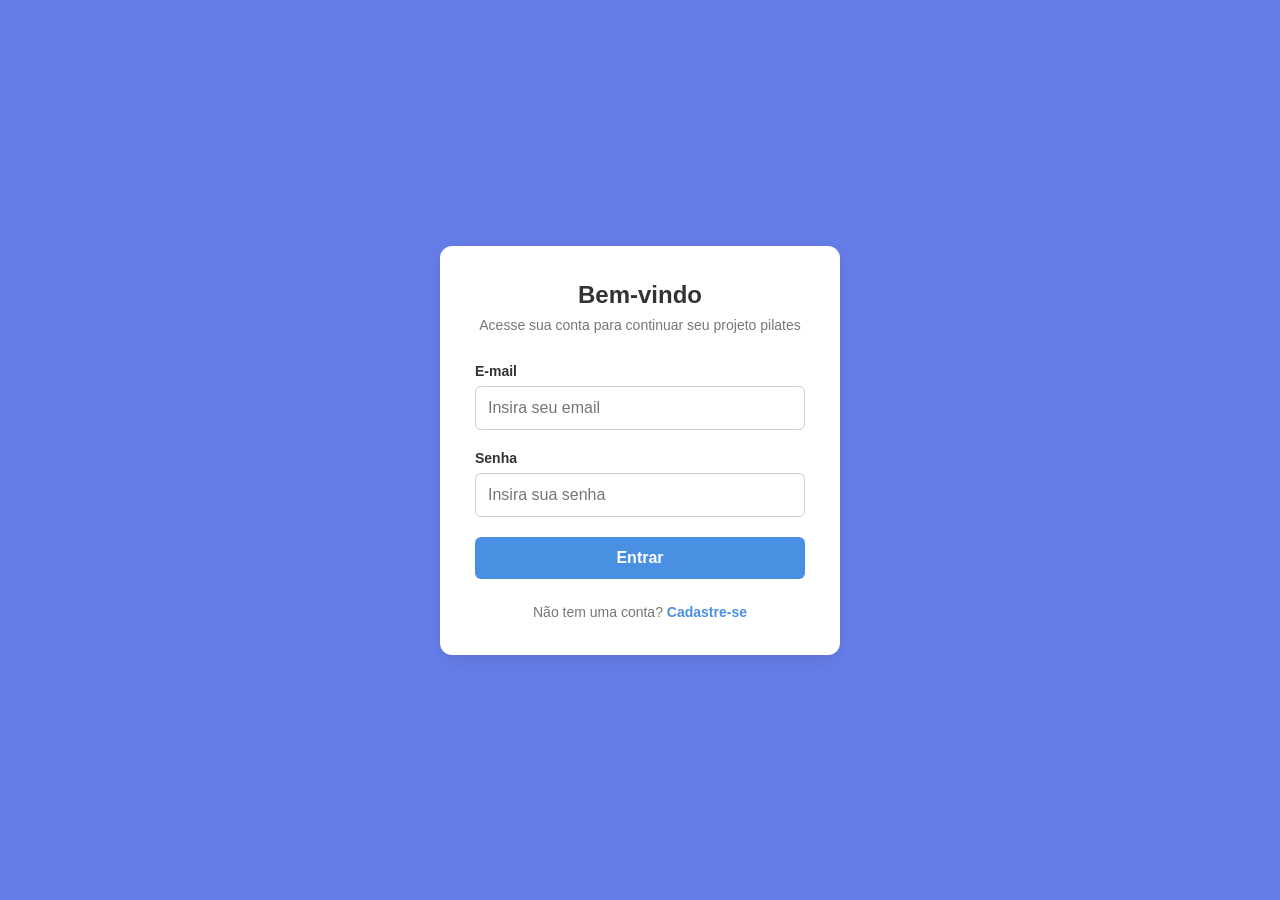
<file: index.html>
<!DOCTYPE html>
<html lang="pt-BR">
<head>
  <meta charset="UTF-8">
  <meta name="viewport" content="width=device-width, initial-scale=1.0, viewport-fit=cover">
  <meta name="theme-color" content="#fbf7f1">
  <title>Pilates para idosos - Início</title>
  <link rel="stylesheet" href="css/style.css">
</head>
<body>

  <section class="splash" id="splash-apresentacao" aria-label="Apresentação do aplicativo">
    <div class="splash-caixa">
      <header class="splash-marca">
        <small>PROJETO</small>
        <h1>Pilates para idosos</h1>
      </header>

      <img
        class="splash-imagem"
        src="assets/pilates-para-idosos.jpg"
        alt="Mulher idosa sentada em uma mesa usando um celular"
        id="imagem-capa"
      >

      <h2 class="splash-titulo">Sua saúde é o nosso compromisso.</h2>

      <p class="splash-descricao">
        O pilates é uma prática segura e de baixo impacto focada em manter a força,
         a mobilidade e a autonomia na terceira idade!
      </p>

      <button class="botao-primario" id="botao-ir-login" type="button">
        ♢ Continuar
      </button>

      <p class="splash-rodape">
        Linguagem simples, sem complicação e 100% seguro.
      </p>
    </div>
  </section>

  <main class="app-shell" id="pagina-inicio">
    <div class="app-conteudo">

      <header class="boas-vindas" id="cabecalho-inicio">
        <div>
          <p class="texto-suave" id="saudacao-usuario">Olá, querido usuário(a)</p>
          <h1>Seu aplicativo está ativo</h1>
        </div>
        <div style="display:flex;flex-direction:column;align-items:center;gap:6px;">
          <span class="icone-circular" aria-hidden="true">♢</span>
          <a href="#" class="texto-suave" id="botao-sair" style="font-size:.75rem;text-decoration:underline;">Sair</a>
        </div>
      </header>

      <hr class="divisor">

      <section aria-labelledby="titulo-acoes">
        <h2 id="titulo-acoes">O que deseja fazer agora?</h2>

        <div class="acoes-home">
          <a class="acao-home" id="atalho-analisar" href="analise.html">
            <article class="cartao">
              <span class="icone-circular">▣</span>
              <div>
                <h3>Analisar sua saúde</h3>
                <p>Escreva o que você sente no dia a dia.</p>
              </div>
            </article>
          </a>

          <a class="acao-home" id="atalho-verificar" href="verificar.html">
            <article class="cartao">
              <span class="icone-circular">♧</span>
              <div>
                <h3>Verificar condição física</h3>
                <p>Responda a perguntas rápidas sobre seu condicionamento físico.</p>
              </div>
            </article>
          </a>
        </div>
      </section>

      <section aria-labelledby="titulo-historias">
        <h2 id="titulo-historias">Problemas comuns da terceira idade</h2>

        <div class="historias">
          <article class="historia-card" id="historia-dor-articulacoes">
            <h3>Dor nas articulações</h3>
            <p>Sente dor nas articulações, mesmo sem desempenhar esforço significativo.</p>
          </article>

          <article class="historia-card" id="historia-falta-disposicao">
            <h3>Falta de disposição</h3>
            <p>Não sente vontade ou tem disposição para atividades do dia a dia.</p>
          </article>
        </div>
      </section>
    </div>

    
<nav class="navegacao-inferior" aria-label="Navegação principal">
  <a class="link-navegacao ativo" href="index.html" id="nav-inicio">
    <span class="icone-nav">🏠</span>
    <span>Início</span>
  </a>
  <a class="link-navegacao " href="analise.html" id="nav-analise">
    <span class="icone-nav">🔍</span>
    <span>Análise</span>
  </a>
  <a class="link-navegacao " href="verificar.html" id="nav-verificar">
    <span class="icone-nav">✅</span>
    <span>Verificação</span>
  </a>
  <a class="link-navegacao " href="ajuda.html" id="nav-ajuda">
    <span class="icone-nav">🆘</span>
    <span>Ajuda</span>
  </a>
</nav>

  </main>

  <script src="js/auth.js"></script>
  <script src="js/script.js"></script>
</body>
</html>
</file>
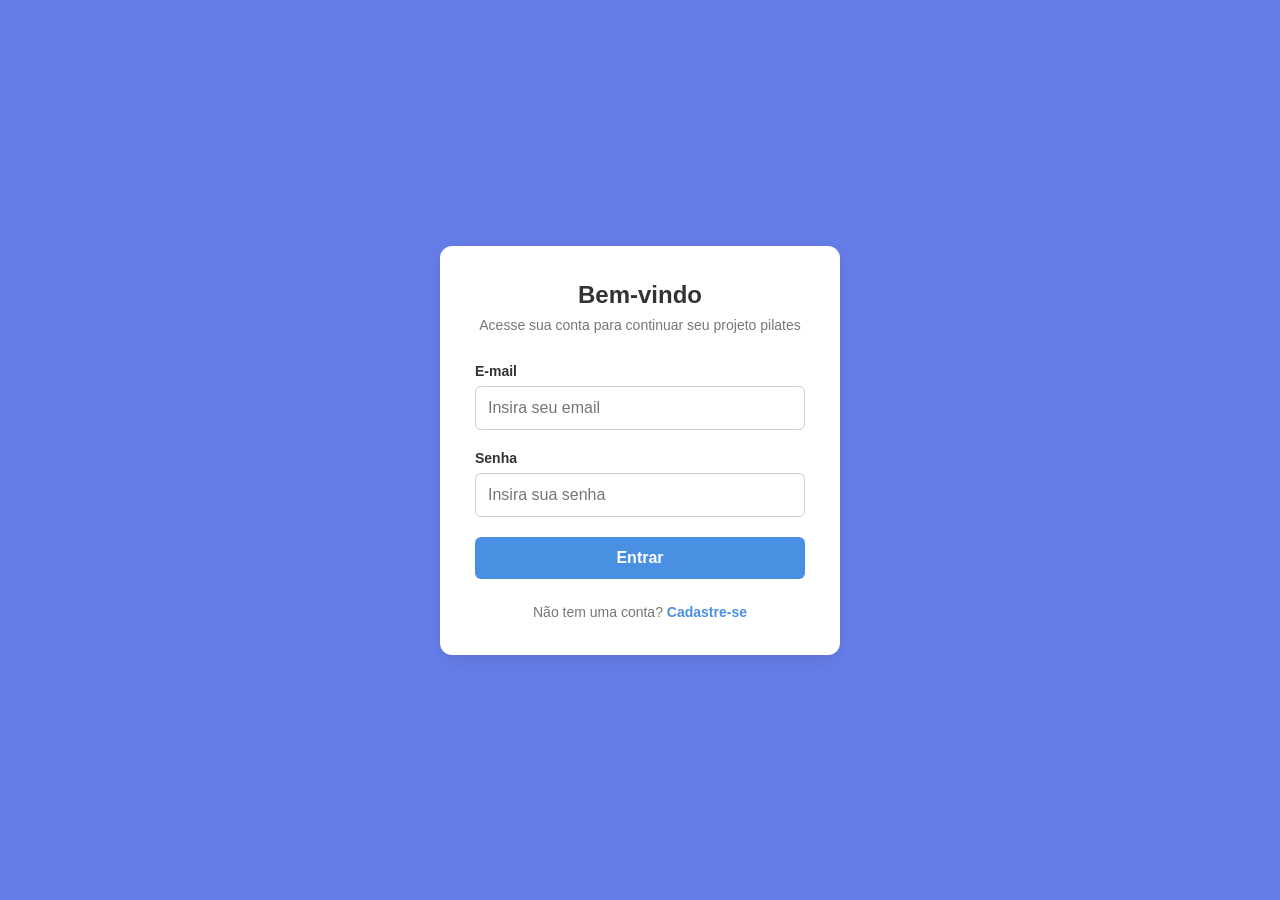
<file: ajuda.html>
<!DOCTYPE html>
<html lang="pt-BR">
<head>
  <meta charset="UTF-8">
  <meta name="viewport" content="width=device-width, initial-scale=1.0, viewport-fit=cover">
  <meta name="theme-color" content="#fbf7f1">
  <title>Pilates para idosos - Ajuda</title>
  <link rel="stylesheet" href="css/style.css">
</head>
<body>
  <main class="app-shell" id="pagina-ajuda">
    <div class="app-conteudo">

      <header>
        <h1>Central de Ajuda</h1>
        <hr class="divisor">
      </header>

      <section class="bloco-emergencia" id="bloco-contato-suporte">
        <h2>☎️ Botão de Atendimento</h2>
        <h3>Fale com a central de atendimento.</h3>
        <p class="texto-suave">
          Toque abaixo para ligar imediatamente para nossa central para obter suporte.
        </p>

        <a
          class="botao-perigo"
          id="botao-ligar-suporte"
          href="https://wa.me/5500000000000"
          target="_blank"
          style="display:block;text-align:center;text-decoration:none;"
        >
          ☎️ Ligar para Central
        </a>
      </section>

      <section class="cartao" id="bloco-autocuidado" style="margin-top:14px;">
        <h2>♢ Como se cuidar?</h2>
        <p class="texto-suave">
          Veja o passo a passo para cuidar de sua saúde e forma física.
        </p>
        <button class="botao-secundario" id="botao-guia-autocuidado" type="button">
          Guia de Auto-Cuidado
        </button>
      </section>

      <section aria-labelledby="titulo-aprender">
        <h2 id="titulo-aprender">Aprenda a se cuidar</h2>

        <div class="lista-ajuda">
          <a class="link-artigo" id="artigo-exercicios-casa" href="#">
            <span>
              <strong>Exercícios para fazer em casa</strong><br>
              <small class="texto-suave">Leitura de 5 min</small>
            </span>
            <span>›</span>
          </a>

          <a class="link-artigo" id="artigo-cha-detox" href="#">
            <span>
              <strong>Chá detox para melhorar intestino</strong><br>
              <small class="texto-suave">Vídeo de 2 min</small>
            </span>
            <span>›</span>
          </a>
        </div>
      </section>
    </div>

    
<nav class="navegacao-inferior" aria-label="Navegação principal">
  <a class="link-navegacao " href="index.html" id="nav-inicio">
    <span class="icone-nav">🏠</span>
    <span>Início</span>
  </a>
  <a class="link-navegacao " href="analise.html" id="nav-analise">
    <span class="icone-nav">🔍</span>
    <span>Análise</span>
  </a>
  <a class="link-navegacao " href="verificar.html" id="nav-verificar">
    <span class="icone-nav">✅</span>
    <span>Verificar</span>
  </a>
  <a class="link-navegacao ativo" href="ajuda.html" id="nav-ajuda">
    <span class="icone-nav">🆘</span>
    <span>Ajuda</span>
  </a>
</nav>

  </main>

  <div class="modal-overlay" id="modal-ajuda" hidden>
    <div class="modal-caixa" role="dialog" aria-modal="true" aria-labelledby="modal-titulo">
      <button class="modal-fechar" id="modal-fechar" type="button" aria-label="Fechar">✕</button>
      <h2 id="modal-titulo"></h2>
      <div id="modal-corpo"></div>
    </div>
  </div>

  <script src="js/auth.js"></script>
  <script src="js/script.js"></script>
</body>
</html>
</file>
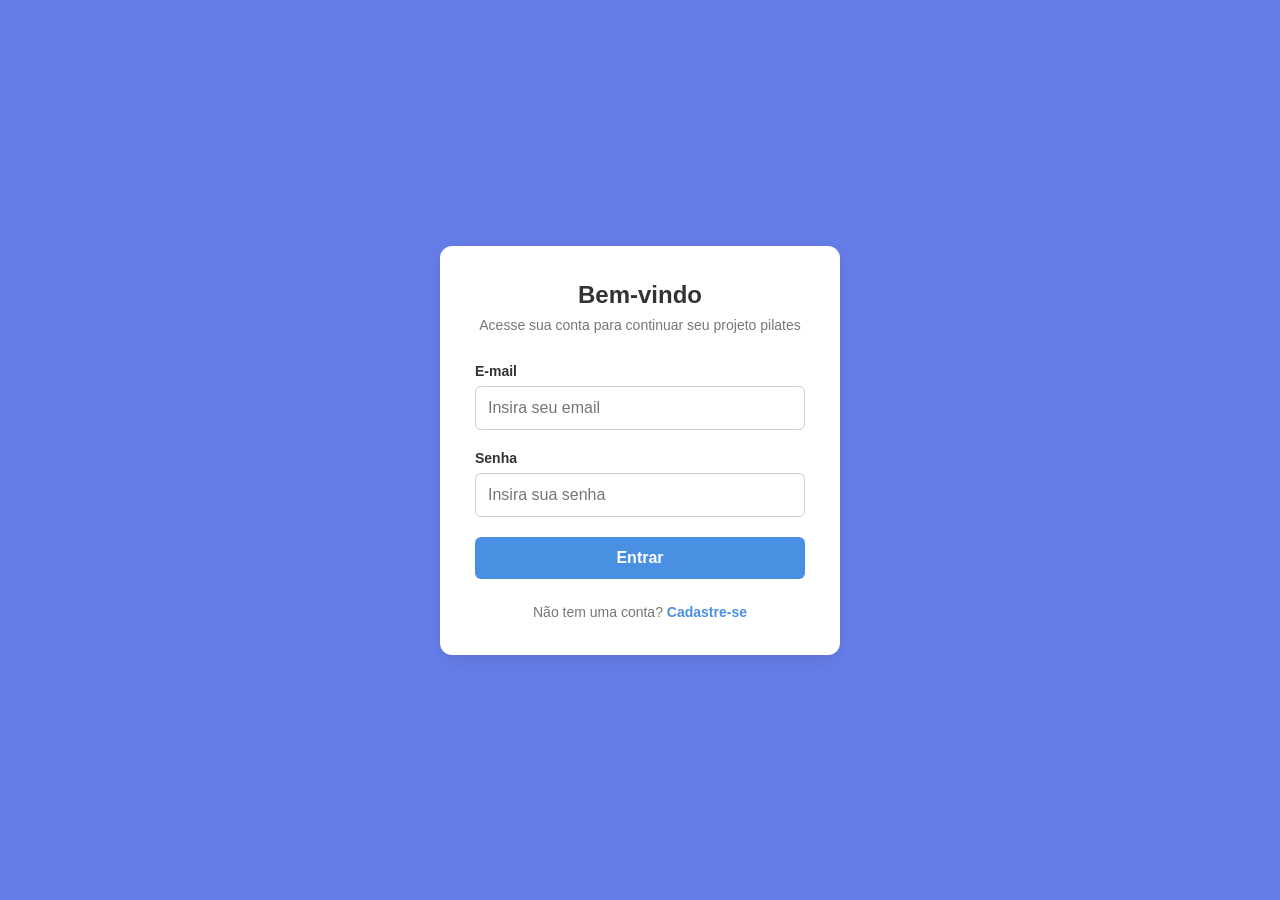
<file: analise.html>
<!DOCTYPE html>
<html lang="pt-BR">
<head>
  <meta charset="UTF-8">
  <meta name="viewport" content="width=device-width, initial-scale=1.0, viewport-fit=cover">
  <meta name="theme-color" content="#fbf7f1">
  <title>Pilates para idosos - Análise</title>
  <link rel="stylesheet" href="css/style.css">
</head>
<body>
  <main class="app-shell" id="pagina-analise">
    <div class="app-conteudo">

      <header>
        <h1>Análise de Saúde</h1>
        <hr class="divisor">
        <h2>Descreva como se sente</h2>
        <p class="texto-suave">
          Escreva uma mensagem no espaço abaixo, sobre como se sente no dia a dia.
          Vamos analisar palavras-chave e padrões comuns sobre sua saúde.
        </p>
      </header>

      <form id="formulario-analise">
        <div class="cartao area-campo">
          <label for="mensagem-para-analisar">✎ Escreva aqui sua mensagem</label>
          <textarea
            class="campo-mensagem"
            id="mensagem-para-analisar"
            name="mensagem"
            placeholder="Ex.: Sinto dor nas articulações e também falta de disposição no dia a dia..."
            required
          ></textarea>
        </div>

        <div class="aviso-privacidade" id="aviso-privacidade">
          🔒 Esta análise é totalmente confidencial e segura. Ninguém saberá.
        </div>

        <button class="botao-primario" id="botao-analisar-mensagem" type="submit">
          ⌕ Analisar Mensagem
        </button>

        <p class="mensagem-feedback" id="feedback-analise" aria-live="polite"></p>
      </form>
    </div>

    
<nav class="navegacao-inferior" aria-label="Navegação principal">
  <a class="link-navegacao " href="index.html" id="nav-inicio">
    <span class="icone-nav">🏠</span>
    <span>Início</span>
  </a>
  <a class="link-navegacao ativo" href="analise.html" id="nav-analise">
    <span class="icone-nav">🔍</span>
    <span>Análise</span>
  </a>
  <a class="link-navegacao " href="verificar.html" id="nav-verificar">
    <span class="icone-nav">✅</span>
    <span>Verificar</span>
  </a>
  <a class="link-navegacao " href="ajuda.html" id="nav-ajuda">
    <span class="icone-nav">🆘</span>
    <span>Ajuda</span>
  </a>
</nav>

  </main>

  <script src="js/auth.js"></script>
  <script src="js/script.js"></script>
</body>
</html>
</file>
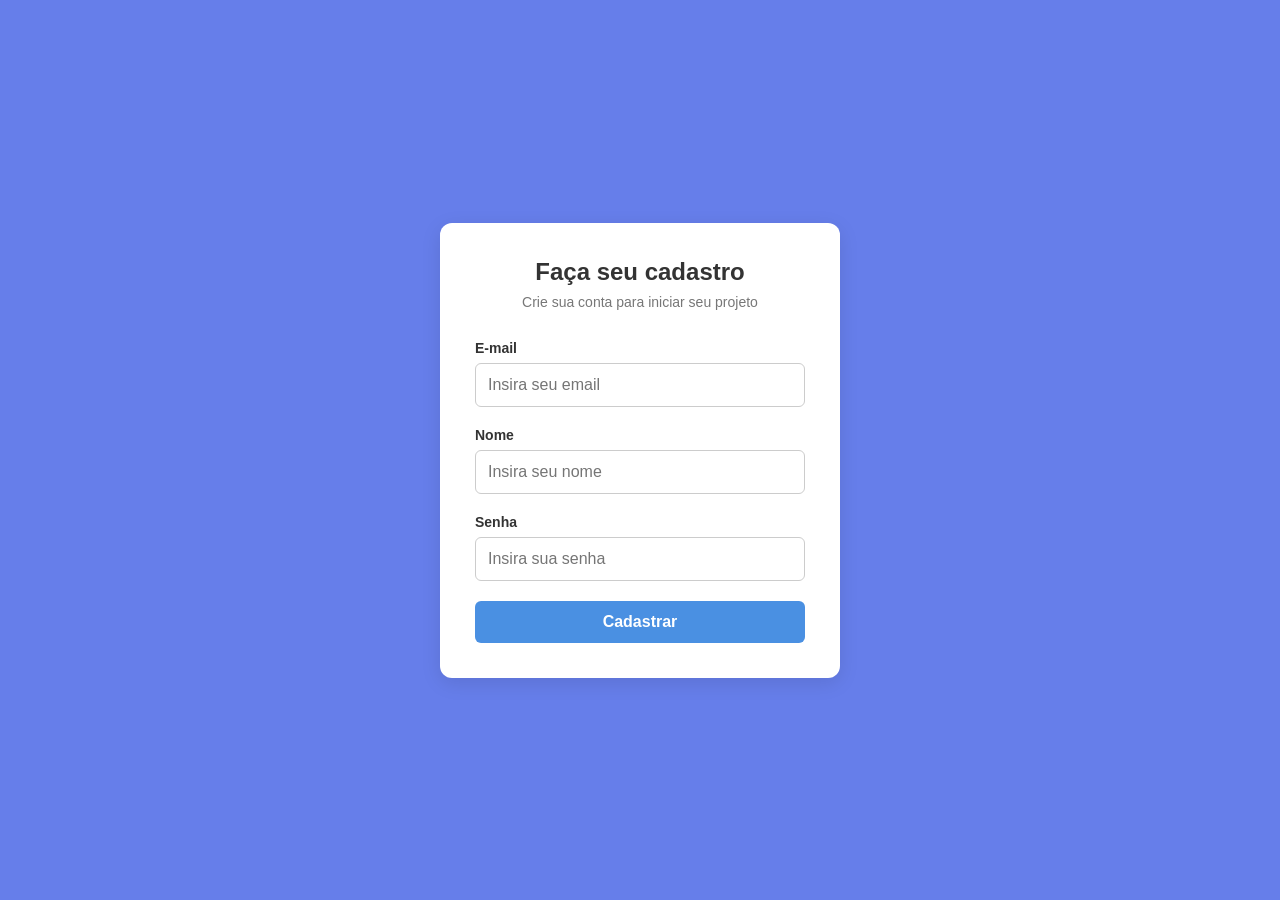
<file: cadastro.html>
<!DOCTYPE html>

<html lang="pt-br">
<head>
    <meta charset="UTF-8">
    <meta name="viewport" content="width=device-width, initial-scale=1.0, viewport-fit=cover">
    <meta name="theme-color" content="#667eea">
    <title>Tela de cadastro</title>

<style>
    * {
        margin: 0;
        padding: 0;
        box-sizing: border-box;
        font-family: Arial, sans-serif;
    }

    body {
        min-height: 100vh;
        display: flex;
        justify-content: center;
        align-items: center;
        background: #667eea;
    }

    .login-card {
        width: 100%;
        max-width: 400px;
        background: #ffffff;
        padding: 35px;
        border-radius: 12px;
        box-shadow: 0 5px 20px rgba(0, 0, 0, 0.1);
    }

    .login-card h2 {
        text-align: center;
        color: #333;
        margin-bottom: 8px;
    }

    .login-card h3 {
        text-align: center;
        color: #777;
        font-size: 14px;
        font-weight: normal;
        margin-bottom: 30px;
    }

    .input-group {
        margin-bottom: 20px;
    }

    .input-group label {
        display: block;
        margin-bottom: 7px;
        color: #333;
        font-size: 14px;
        font-weight: bold;
    }

    .input-group input {
        width: 100%;
        padding: 12px;
        border: 1px solid #ccc;
        border-radius: 6px;
        font-size: 16px;
        outline: none;
        transition: 0.3s;
    }

    .input-group input:focus {
        border-color: #4a90e2;
        box-shadow: 0 0 0 2px rgba(74, 144, 226, 0.15);
    }

    .input-group input.erro {
        border-color: #e74c3c;
    }

    .mensagem-erro {
        display: none;
        margin-bottom: 20px;
        padding: 10px;
        border-radius: 6px;
        background: #fdecea;
        color: #c0392b;
        font-size: 14px;
        text-align: center;
    }

    .botao-login {
        width: 100%;
        padding: 12px;
        border: none;
        border-radius: 6px;
        background: #4a90e2;
        color: white;
        font-size: 16px;
        font-weight: bold;
        cursor: pointer;
        transition: 0.3s;
    }

    .botao-login:hover {
        background: #357abd;
    }
</style>

</head>

<body>
    <div class="login-card">
        <h2>Faça seu cadastro</h2>
        <h3>Crie sua conta para iniciar seu projeto</h3>

    <form id="formCadastro">
        <div class="input-group">
            <label for="email">E-mail</label>
            <input
                type="email"
                id="email"
                placeholder="Insira seu email"
                autocomplete="email"
                inputmode="email"
                required
            >
        </div>

        <div class="input-group">
            <label for="nome">Nome</label>
            <input
                type="text"
                id="nome"
                placeholder="Insira seu nome"
                autocomplete="name"
                required
            >
        </div>

        <div class="input-group">
            <label for="senha">Senha</label>
            <input
                type="password"
                id="senha"
                placeholder="Insira sua senha"
                autocomplete="new-password"
                minlength="8"
                required
            >
        </div>

        <div id="mensagemErro" class="mensagem-erro"></div>

        <button type="submit" class="botao-login">
            Cadastrar
        </button>
    </form>
</div>

<script src="js/auth.js"></script>
<script>
    const formCadastro = document.getElementById("formCadastro");
    const email = document.getElementById("email");
    const senha = document.getElementById("senha");
    const nome = document.getElementById("nome");
    const mensagemErro = document.getElementById("mensagemErro");

    formCadastro.addEventListener("submit", async function(event) {
        event.preventDefault();

        mensagemErro.style.display = "none";
        mensagemErro.textContent = "";

        email.classList.remove("erro");
        senha.classList.remove("erro");
        nome.classList.remove("erro");

        const emailValor = email.value.trim();
        const senhaValor = senha.value;
        const nomeValor = nome.value.trim();

        // Validação do nome
        if (nomeValor.length < 2) {
            mostrarErro("Digite um nome válido.");
            nome.classList.add("erro");
            nome.focus();
            return;
        }

        // Validação do e-mail
        const emailValido = /^[^\s@]+@[^\s@]+\.[^\s@]+$/;

        if (!emailValido.test(emailValor)) {
            mostrarErro("Digite um e-mail válido.");
            email.classList.add("erro");
            email.focus();
            return;
        }

        // Validação da senha
        if (senhaValor.length < 8) {
            mostrarErro("A senha deve ter pelo menos 8 caracteres.");
            senha.classList.add("erro");
            senha.focus();
            return;
        }

        const botaoEnviar = formCadastro.querySelector(".botao-login");
        botaoEnviar.disabled = true;
        botaoEnviar.textContent = "Cadastrando...";

        const resultado = await cadastrarUsuario(nomeValor, emailValor, senhaValor);

        if (!resultado.ok) {
            mostrarErro(resultado.mensagem);
            email.classList.add("erro");
            email.focus();
            botaoEnviar.disabled = false;
            botaoEnviar.textContent = "Cadastrar";
            return;
        }

        // Cadastro concluído e salvo no localStorage
        window.location.href = "login.html?cadastro=sucesso";
    });

    function mostrarErro(mensagem) {
        mensagemErro.textContent = mensagem;
        mensagemErro.style.display = "block";
    }
</script>

</body>
</html>
</file>
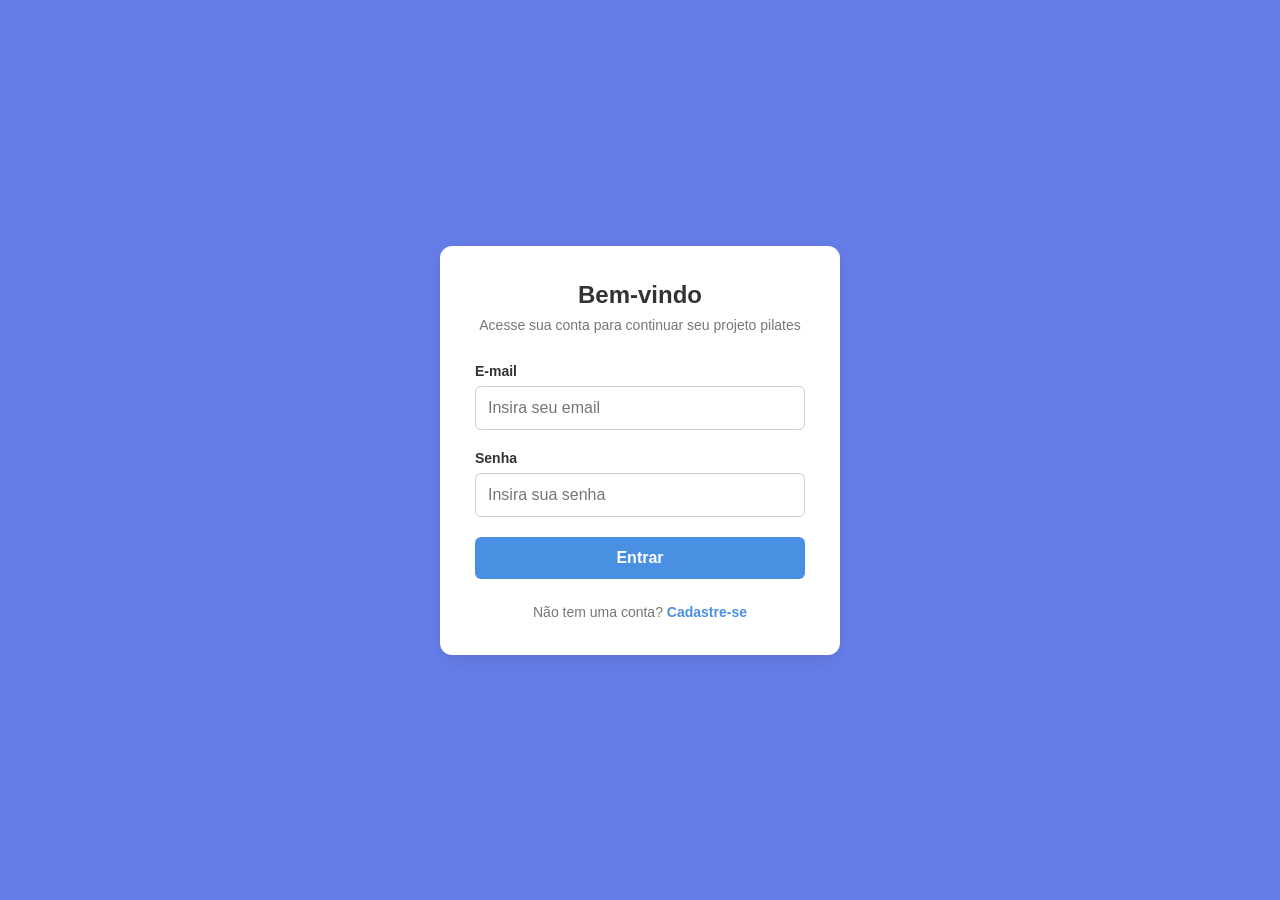
<file: login.html>
<!DOCTYPE html>

<html lang="pt-br">
<head>
    <meta charset="UTF-8">
    <meta name="viewport" content="width=device-width, initial-scale=1.0, viewport-fit=cover">
    <meta name="theme-color" content="#667eea">
    <title>Login</title>


<style>
    * {
        margin: 0;
        padding: 0;
        box-sizing: border-box;
        font-family: Arial, sans-serif;
    }

    body {
        min-height: 100vh;
        display: flex;
        justify-content: center;
        align-items: center;
        background: #667eea;
    }

    .login-card {
        width: 100%;
        max-width: 400px;
        background: #ffffff;
        padding: 35px;
        border-radius: 12px;
        box-shadow: 0 5px 20px rgba(0, 0, 0, 0.1);
    }

    .login-card h2 {
        text-align: center;
        color: #333;
        margin-bottom: 8px;
    }

    .login-card h3 {
        text-align: center;
        color: #777;
        font-size: 14px;
        font-weight: normal;
        margin-bottom: 30px;
    }

    .mensagem-sucesso {
        display: none;
        margin-bottom: 20px;
        padding: 12px;
        border-radius: 6px;
        background: #e8f8f0;
        color: #218c5a;
        border: 1px solid #b7e4cd;
        font-size: 14px;
        text-align: center;
    }

    .mensagem-erro {
        display: none;
        margin-bottom: 20px;
        padding: 10px;
        border-radius: 6px;
        background: #fdecea;
        color: #c0392b;
        font-size: 14px;
        text-align: center;
    }

    .input-group {
        margin-bottom: 20px;
    }

    .input-group label {
        display: block;
        margin-bottom: 7px;
        color: #333;
        font-size: 14px;
        font-weight: bold;
    }

    .input-group input {
        width: 100%;
        padding: 12px;
        border: 1px solid #ccc;
        border-radius: 6px;
        font-size: 16px;
        outline: none;
        transition: 0.3s;
    }

    .input-group input:focus {
        border-color: #4a90e2;
        box-shadow: 0 0 0 2px rgba(74, 144, 226, 0.15);
    }

    .botao-login {
        width: 100%;
        padding: 12px;
        border: none;
        border-radius: 6px;
        background: #4a90e2;
        color: white;
        font-size: 16px;
        font-weight: bold;
        cursor: pointer;
        transition: 0.3s;
    }

    .botao-login:hover {
        background: #357abd;
    }

    .card-rodape {
        text-align: center;
        margin-top: 25px;
        color: #777;
        font-size: 14px;
    }

    .card-rodape a {
        color: #4a90e2;
        text-decoration: none;
        font-weight: bold;
    }

    .card-rodape a:hover {
        text-decoration: underline;
    }
</style>


</head>

<body>
    <div class="login-card">
        <h2>Bem-vindo</h2>
        <h3>Acesse sua conta para continuar seu projeto pilates</h3>


    <div id="mensagemSucesso" class="mensagem-sucesso">
        Cadastro concluído com sucesso!
    </div>

    <form id="formLogin">
        <div class="input-group">
            <label for="email">E-mail</label>
            <input
                type="email"
                id="email"
                placeholder="Insira seu email"
                autocomplete="email"
                inputmode="email"
                required
            >
        </div>

        <div class="input-group">
            <label for="senha">Senha</label>
            <input
                type="password"
                id="senha"
                placeholder="Insira sua senha"
                autocomplete="current-password"
                required
            >
        </div>

        <div id="mensagemErro" class="mensagem-erro"></div>

        <button type="submit" class="botao-login">
            Entrar
        </button>
    </form>

    <div class="card-rodape">
        <p>
            Não tem uma conta?
            <a href="cadastro.html">Cadastre-se</a>
        </p>
    </div>
</div>

<script src="js/auth.js"></script>
<script>
    const mensagemSucesso = document.getElementById("mensagemSucesso");
    const formLogin = document.getElementById("formLogin");
    const email = document.getElementById("email");
    const senha = document.getElementById("senha");
    const mensagemErro = document.getElementById("mensagemErro");

    // Exibe a mensagem somente quando veio da página de cadastro
    const parametros = new URLSearchParams(window.location.search);

    if (parametros.get("cadastro") === "sucesso") {
        mensagemSucesso.style.display = "block";

        // Remove o parâmetro da URL depois de exibir a mensagem
        window.history.replaceState(
            {},
            document.title,
            window.location.pathname
        );
    }

    formLogin.addEventListener("submit", async function(event) {
        event.preventDefault();

        mensagemErro.style.display = "none";
        mensagemErro.textContent = "";

        const emailValor = email.value.trim();
        const senhaValor = senha.value;

        const emailValido = /^[^\s@]+@[^\s@]+\.[^\s@]+$/;

        if (!emailValido.test(emailValor)) {
            mensagemErro.textContent = "Digite um e-mail válido.";
            mensagemErro.style.display = "block";
            email.focus();
            return;
        }

        if (senhaValor.length < 8) {
            mensagemErro.textContent =
                "A senha deve ter pelo menos 8 caracteres.";
            mensagemErro.style.display = "block";
            senha.focus();
            return;
        }

        const botaoEnviar = formLogin.querySelector(".botao-login");
        botaoEnviar.disabled = true;
        botaoEnviar.textContent = "Entrando...";

        const resultado = await autenticarUsuario(emailValor, senhaValor);

        if (!resultado.ok) {
            mensagemErro.textContent = resultado.mensagem;
            mensagemErro.style.display = "block";
            botaoEnviar.disabled = false;
            botaoEnviar.textContent = "Entrar";
            senha.focus();
            return;
        }

        // Login válido: sessão já foi iniciada por autenticarUsuario()
        window.location.href = "index.html";
    });
</script>


</body>
</html>
</file>
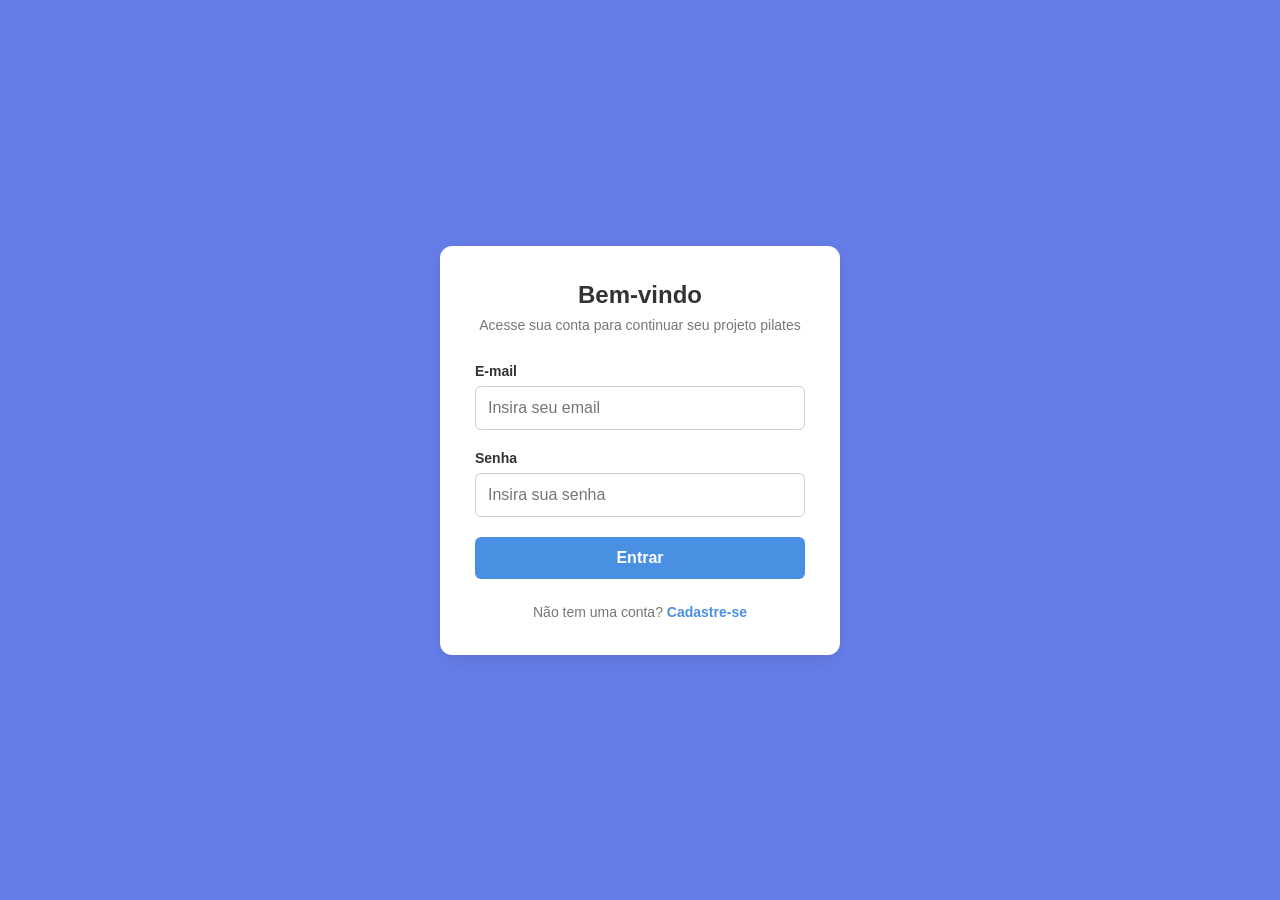
<file: resultado.html>
<!DOCTYPE html>
<html lang="pt-BR">
<head>
  <meta charset="UTF-8">
  <meta name="viewport" content="width=device-width, initial-scale=1.0, viewport-fit=cover">
  <meta name="theme-color" content="#fbf7f1">
  <title>Pilates para idosos - Resultado</title>
  <link rel="stylesheet" href="css/style.css">
</head>
<body>
  <main class="app-shell" id="pagina-resultado">
    <div class="app-conteudo">

      <header class="topo-pagina">
        <button class="botao-voltar" id="botao-voltar-resultado" data-acao="voltar" type="button" aria-label="Voltar">
          ←
        </button>
        <h1>Resultado da Análise</h1>
      </header>

      <hr class="divisor">

      <section class="resultado-box" id="resultado-principal">
        <div class="resultado-status">● Sinal de alerta identificado</div>
        <h2>Seu bem-estar está em risco</h2>
        <p class="texto-suave">
          Atenção: não é um diagnóstico definitivo, mas a mensagem contém padrões
          frequentemente associados a problemas de saúde.
        </p>
      </section>

      <section aria-labelledby="titulo-sinais">
        <h2 id="titulo-sinais">Sinais que chamaram atenção:</h2>

        <div class="lista-sinais">
          <article class="sinal" id="sinal-dores-corpo">
            <span class="icone-circular">😣</span>
            <div>
              <strong>Dores no corpo e articulações</strong>
              <span class="texto-suave">Foram citadas dores no corpo.</span>
            </div>
          </article>

          <article class="sinal" id="sinal-disposicao">
            <span class="icone-circular">😒</span>
            <div>
              <strong>Falta de disposição</strong>
              <span class="texto-suave">foi relatada falta de disposição no dia a dia.</span>
            </div>
          </article>
        </div>
      </section>

      <section class="recomendacoes" id="bloco-recomendacoes">
        <h2>Atitudes recomendadas:</h2>
        <ul>
          <li>Iniciar dieta mais saúdavel.</li>
          <li>Consultar-se com um médico especializado.</li>
          <li>Iniciar uma atividade física.</li>
        </ul>
      </section>

      <a class="botao-secundario" id="botao-ligar-central" href="tel:+550000000000" style="display:block;text-align:center;text-decoration:none;">
        ☎ Falar com a central
      </a>
    </div>

    
<nav class="navegacao-inferior" aria-label="Navegação principal">
  <a class="link-navegacao " href="index.html" id="nav-inicio">
    <span class="icone-nav">🏠</span>
    <span>Início</span>
  </a>
  <a class="link-navegacao ativo" href="analise.html" id="nav-analise">
    <span class="icone-nav">🔍</span>
    <span>Análise</span>
  </a>
  <a class="link-navegacao " href="verificar.html" id="nav-verificar">
    <span class="icone-nav">✅</span>
    <span>Verificar</span>
  </a>
  <a class="link-navegacao " href="ajuda.html" id="nav-ajuda">
    <span class="icone-nav">🆘</span>
    <span>Ajuda</span>
  </a>
</nav>

  </main>

  <script src="js/auth.js"></script>
  <script src="js/script.js"></script>
</body>
</html>
</file>
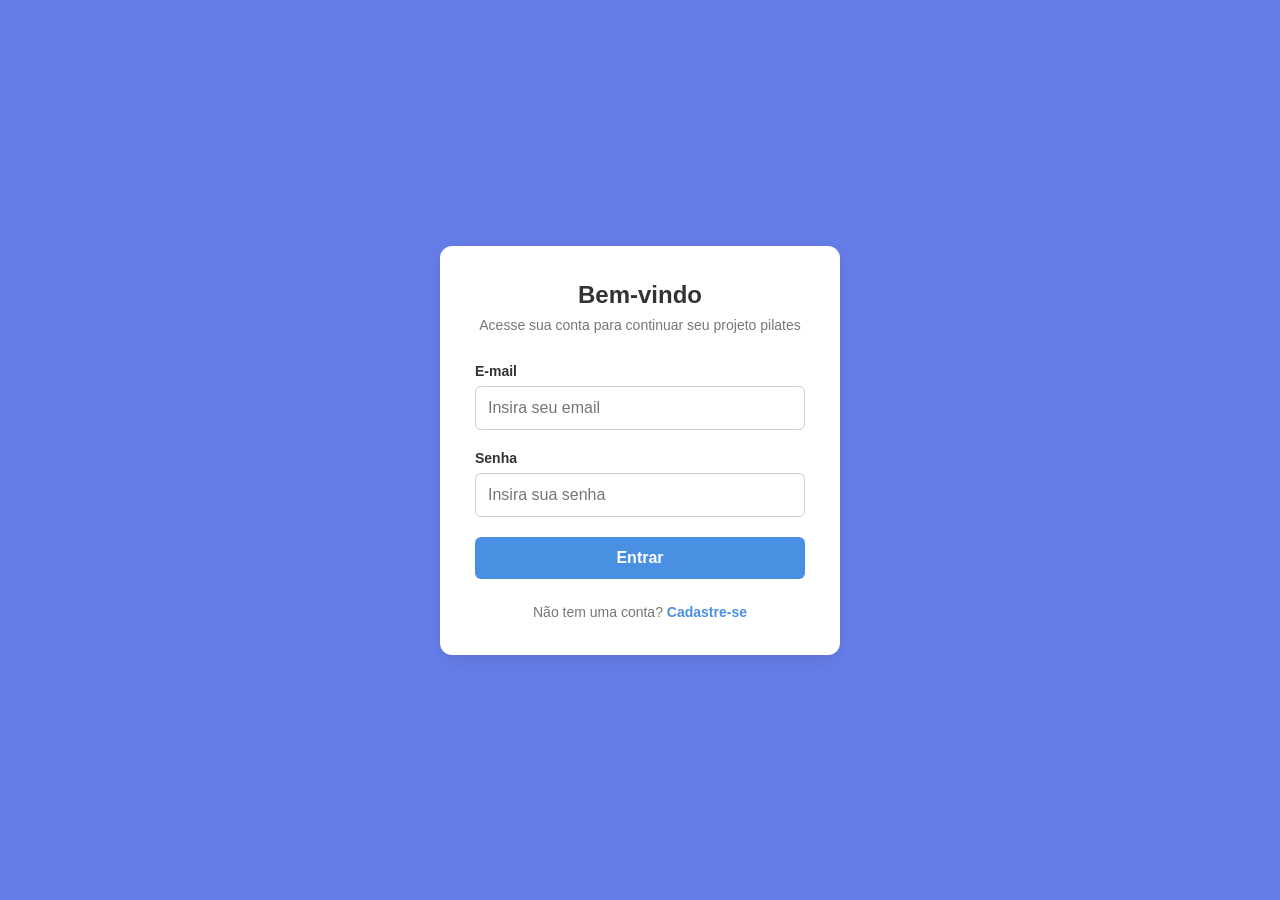
<file: verificar.html>
<!DOCTYPE html>
<html lang="pt-BR">
<head>
  <meta charset="UTF-8">
  <meta name="viewport" content="width=device-width, initial-scale=1.0, viewport-fit=cover">
  <meta name="theme-color" content="#fbf7f1">
  <title>Pilates para idosos - Verificar Condicionamento</title>
  <link rel="stylesheet" href="css/style.css">
</head>
<body>
  <main class="app-shell" id="pagina-verificar">
    <div class="app-conteudo">

      <header>
        <h1>Verificar Condicionamento</h1>
        <hr class="divisor">
        <h2>Diagnóstico de condição física</h2>
        <p class="texto-suave">
          Responda sinceramente a estas perguntas sobre sua forma física.
          Isso ajuda a avaliar a sua condição física atual.
        </p>
      </header>

      <form id="formulario-perfil">
        <div class="opcoes-perfil">

          <label class="cartao opcao-perfil" for="perfil-dores-corpo">
            <input id="perfil-dores-corpo" name="sinais" type="checkbox">
            <span>Sente dores no corpo?</span>
          </label>

          <label class="cartao opcao-perfil" for="perfil-falta-disposicao">
            <input id="perfil-falta-disposicao" name="sinais" type="checkbox">
            <span>Não tem disposição para atividades do dia a dia?</span>
          </label>

          <label class="cartao opcao-perfil" for="perfil-dificuldade-forca">
            <input id="perfil-dificuldade-forca" name="sinais" type="checkbox">
            <span>Tem dificuldade em executar tarefas que exijam força?</span>
          </label>

          <label class="cartao opcao-perfil" for="perfil-fraqueza-manha">
            <input id="perfil-fraqueza-manha" name="sinais" type="checkbox">
            <span>Sente fraqueza ao levantar de manhã?</span>
          </label>

        </div>

        <button class="botao-primario" id="botao-verificar-sinais" type="submit">
          ♢ Verificar Sinais
        </button>

        <div class="resultado-perfil" id="resultado-perfil" aria-live="polite"></div>

        <p class="splash-rodape">
          Lembre-se: Sua saúde é fundamental para seu bem-estar.
        </p>
      </form>
    </div>

    
<nav class="navegacao-inferior" aria-label="Navegação principal">
  <a class="link-navegacao " href="index.html" id="nav-inicio">
    <span class="icone-nav">🏠</span>
    <span>Início</span>
  </a>
  <a class="link-navegacao " href="analise.html" id="nav-analise">
    <span class="icone-nav">🔍</span>
    <span>Análise</span>
  </a>
  <a class="link-navegacao ativo" href="verificar.html" id="nav-verificar">
    <span class="icone-nav">✅</span>
    <span>Verificar</span>
  </a>
  <a class="link-navegacao " href="ajuda.html" id="nav-ajuda">
    <span class="icone-nav">🆘</span>
    <span>Ajuda</span>
  </a>
</nav>

  </main>

  <script src="js/auth.js"></script>
  <script src="js/script.js"></script>
</body>
</html>
</file>
<file: css/style.css>
:root {
  --cor-fundo: #fbf7f1;
  --cor-cartao: #fffdf9;
  --cor-primaria: #b51f2a;
  --cor-primaria-escura: #8f1821;
  --cor-texto: #30251f;
  --cor-texto-suave: #736a64;
  --cor-borda: #e7d9cc;
  --cor-destaque: #d89024;
  --cor-sucesso-fundo: #e9f5f2;
  --cor-alerta-fundo: #fff7ed;
  --cor-sombra: rgba(71, 47, 32, 0.10);
  --raio: 16px;
}

* {
  box-sizing: border-box;
}

html {
  font-size: 16px;
  -webkit-text-size-adjust: 100%;
  text-size-adjust: 100%;
}

body {
  margin: 0;
  min-height: 100vh;
  font-family: Arial, Helvetica, sans-serif;
  color: var(--cor-texto);
  background: #ddd7d1;
  overflow-x: hidden;
}

button,
textarea,
input {
  font: inherit;
}

button,
a {
  -webkit-tap-highlight-color: transparent;
  touch-action: manipulation;
}

.app-shell {
  width: min(100%, 430px);
  min-height: 100vh;
  margin: 0 auto;
  background: var(--cor-fundo);
  position: relative;
  padding-bottom: 84px;
  overflow-x: hidden;
}

.app-conteudo {
  padding: 22px 16px 26px;
}

.titulo-serif,
h1,
h2,
h3 {
  font-family: Georgia, "Times New Roman", serif;
  font-weight: 400;
}

h1 {
  font-size: 1.75rem;
  margin: 0;
}

h2 {
  font-size: 1.2rem;
}

h3 {
  font-size: 1rem;
}

p {
  line-height: 1.45;
}

.texto-suave {
  color: var(--cor-texto-suave);
}

.divisor {
  border: 0;
  border-top: 1px solid var(--cor-borda);
  margin: 14px 0 18px;
}

.topo-pagina {
  display: flex;
  align-items: center;
  gap: 10px;
}

.botao-voltar {
  width: 36px;
  height: 36px;
  border: 0;
  border-radius: 50%;
  background: #f1eae2;
  color: var(--cor-texto);
  cursor: pointer;
}

.botao-primario,
.botao-secundario,
.botao-perigo {
  width: 100%;
  min-height: 48px;
  border-radius: 12px;
  border: 1px solid transparent;
  padding: 12px 16px;
  cursor: pointer;
  font-weight: 700;
  transition: transform .15s ease, background .15s ease;
}

.botao-primario {
  background: green;
  color: white;
}

.botao-primario:hover {
  background: rgb(1, 236, 1);
}

.botao-secundario {
  background: white;
  color: var(--cor-texto);
  border-color: var(--cor-texto);
}

.botao-perigo {
  background: var(--cor-primaria);
  color: white;
}

.botao-primario:active,
.botao-secundario:active,
.botao-perigo:active {
  transform: scale(.99);
}

.cartao {
  background: var(--cor-cartao);
  border: 1px solid var(--cor-borda);
  border-radius: var(--raio);
  box-shadow: 0 3px 12px var(--cor-sombra);
  padding: 14px;
}

.icone-circular {
  width: 38px;
  height: 38px;
  flex: 0 0 38px;
  border-radius: 50%;
  display: grid;
  place-items: center;
  background: #f4e8dd;
  color: var(--cor-primaria);
  font-size: 1.1rem;
}

.linha-cartao {
  display: flex;
  align-items: flex-start;
  gap: 12px;
}

.navegacao-inferior {
  position: absolute;
  bottom: 0;
  left: 0;
  right: 0;
  min-height: 68px;
  padding-bottom: env(safe-area-inset-bottom, 0px);
  background: rgba(255,255,255,.96);
  border-top: 1px solid var(--cor-borda);
  display: grid;
  grid-template-columns: repeat(4, 1fr);
  z-index: 10;
}

.link-navegacao {
  text-decoration: none;
  color: #5f5752;
  display: grid;
  place-items: center;
  align-content: center;
  gap: 4px;
  font-size: .72rem;
  padding: 8px 2px;
}

.link-navegacao.ativo {
  color: var(--cor-primaria);
  font-weight: 700;
}

.icone-nav {
  font-size: 1.15rem;
}

.splash {
  position: fixed;
  inset: 0;
  background: var(--cor-fundo);
  z-index: 100;
  display: grid;
  place-items: center;
  padding: 16px;
}

.splash.oculto {
  display: none;
}

.splash-caixa {
  width: min(100%, 430px);
  min-height: 100vh;
  background: var(--cor-fundo);
  padding: 34px 24px;
  display: flex;
  flex-direction: column;
  justify-content: flex-start;
}

.splash-marca {
  text-align: center;
  margin-bottom: 22px;
}

.splash-marca small {
  color: var(--cor-primaria);
  font-weight: 700;
  letter-spacing: .08em;
}

.splash-marca h1 {
  font-size: 2rem;
  margin-top: 6px;
}

.splash-marca h1::after {
  content: "";
  display: block;
  width: 72px;
  height: 3px;
  margin: 8px auto 0;
  background: var(--cor-primaria);
}

.splash-imagem {
  width: 100%;
  height: 180px;
  object-fit: cover;
  border-radius: 18px;
  border: 1px solid #2f251f;
}

.splash-titulo {
  font-size: 1.3rem;
  margin: 18px 0 8px;
}

.splash-descricao {
  color: var(--cor-texto-suave);
  margin: 0 0 20px;
}

.splash-rodape {
  text-align: center;
  font-size: .75rem;
  color: var(--cor-texto-suave);
  margin-top: 8px;
}

.boas-vindas {
  display: flex;
  justify-content: space-between;
  gap: 12px;
  align-items: flex-start;
}

.boas-vindas p {
  margin: 0 0 2px;
}

.acoes-home {
  display: grid;
  gap: 12px;
  margin: 16px 0 28px;
}

.acao-home {
  text-decoration: none;
  color: inherit;
}

.acao-home .cartao {
  display: flex;
  align-items: flex-start;
  gap: 12px;
}

.acao-home h3,
.historia-card h3 {
  margin: 2px 0 6px;
}

.acao-home p,
.historia-card p {
  margin: 0;
  font-size: .85rem;
  color: var(--cor-texto-suave);
}

.historias {
  display: grid;
  gap: 8px;
}

.historia-card {
  background: #f3ebe0;
  border-radius: 12px;
  padding: 12px;
}

.campo-mensagem {
  width: 100%;
  min-height: 130px;
  resize: vertical;
  border: 0;
  outline: none;
  background: #f3eadf;
  border-radius: 10px;
  padding: 12px;
  color: var(--cor-texto);
}

.area-campo {
  padding: 10px;
  margin: 16px 0;
}

.area-campo label {
  display: block;
  font-weight: 700;
  margin-bottom: 8px;
}

.aviso-privacidade {
  background: var(--cor-sucesso-fundo);
  border-radius: 10px;
  padding: 12px;
  font-size: .83rem;
  color: #35665c;
  margin: 12px 0 18px;
}

.resultado-box {
  border: 2px solid var(--cor-destaque);
  border-radius: 16px;
  padding: 15px;
  background: #fffdf9;
}

.resultado-status {
  color: var(--cor-destaque);
  text-transform: uppercase;
  font-size: .75rem;
  font-weight: 700;
  letter-spacing: .03em;
}

.lista-sinais {
  display: grid;
  gap: 10px;
  margin: 12px 0 20px;
}

.sinal {
  display: flex;
  gap: 10px;
  align-items: flex-start;
  background: #f5eee6;
  border-radius: 10px;
  padding: 12px;
}

.sinal strong {
  display: block;
  margin-bottom: 3px;
}

.recomendacoes {
  background: var(--cor-sucesso-fundo);
  border-radius: 12px;
  padding: 14px;
  margin-bottom: 14px;
}

.recomendacoes ul {
  margin: 8px 0 0;
  padding-left: 18px;
}

.opcoes-perfil {
  display: grid;
  gap: 10px;
  margin: 14px 0 18px;
}

.opcao-perfil {
  display: flex;
  align-items: center;
  gap: 10px;
  cursor: pointer;
}

.opcao-perfil input {
  width: 20px;
  height: 20px;
  accent-color: var(--cor-primaria);
}

.opcao-perfil span {
  flex: 1;
}

.resultado-perfil {
  margin-top: 14px;
  background: var(--cor-alerta-fundo);
  border: 1px solid #f3c983;
  border-radius: 12px;
  padding: 12px;
  display: none;
}

.resultado-perfil.visivel {
  display: block;
}

.bloco-emergencia {
  border: 2px solid var(--cor-primaria);
  border-radius: 16px;
  padding: 14px;
  background: #fffdf9;
}

.bloco-emergencia h2 {
  color: var(--cor-primaria);
  margin-top: 0;
}

.lista-ajuda {
  margin-top: 14px;
  display: grid;
  gap: 12px;
}

.link-artigo {
  display: flex;
  justify-content: space-between;
  gap: 12px;
  text-decoration: none;
  color: inherit;
  background: #f3ebe0;
  padding: 12px;
  border-radius: 10px;
}

.mensagem-feedback {
  margin-top: 12px;
  font-size: .9rem;
  min-height: 20px;
}

@media (min-width: 700px) {
  body {
    padding: 24px 0;
  }

  .app-shell,
  .splash-caixa {
    min-height: 860px;
    border-radius: 28px;
    overflow: hidden;
  }

  .navegacao-inferior {
    position: absolute;
  }
}

.splash,
body {
  background-color: #6c5ce7;
  animation: mudarCor 6s ease-in-out infinite alternate;
}

@keyframes mudarCor {
  0% { background-color: #667eea; }
  25% { background-color: #6f86e8; }
  50% { background-color: #72a5e8; }
  75% { background-color: #6f86e8; }
  100% { background-color: #667eea; }
}

@media (prefers-reduced-motion: reduce) {
  .splash,
  body {
    animation: none;
  }
}

/* ===== Modal da página de Ajuda ===== */
.modal-overlay {
  position: fixed;
  inset: 0;
  background: rgba(48, 37, 31, 0.55);
  display: grid;
  place-items: center;
  padding: 20px;
  z-index: 200;
}

.modal-overlay[hidden] {
  display: none;
}

.modal-caixa {
  position: relative;
  width: min(100%, 400px);
  max-height: 80vh;
  overflow-y: auto;
  background: var(--cor-cartao);
  border-radius: var(--raio);
  box-shadow: 0 8px 30px var(--cor-sombra);
  padding: 22px 18px 18px;
}

.modal-fechar {
  position: absolute;
  top: 10px;
  right: 10px;
  width: 32px;
  height: 32px;
  border: 0;
  border-radius: 50%;
  background: #f1eae2;
  color: var(--cor-texto);
  cursor: pointer;
  font-size: 0.9rem;
}

.modal-caixa h2 {
  margin: 0 20px 12px 0;
}

.modal-lista {
  margin: 0;
  padding-left: 20px;
  display: grid;
  gap: 8px;
}

.botao-ativo-clique {
  transform: scale(.97);
}
</file>
